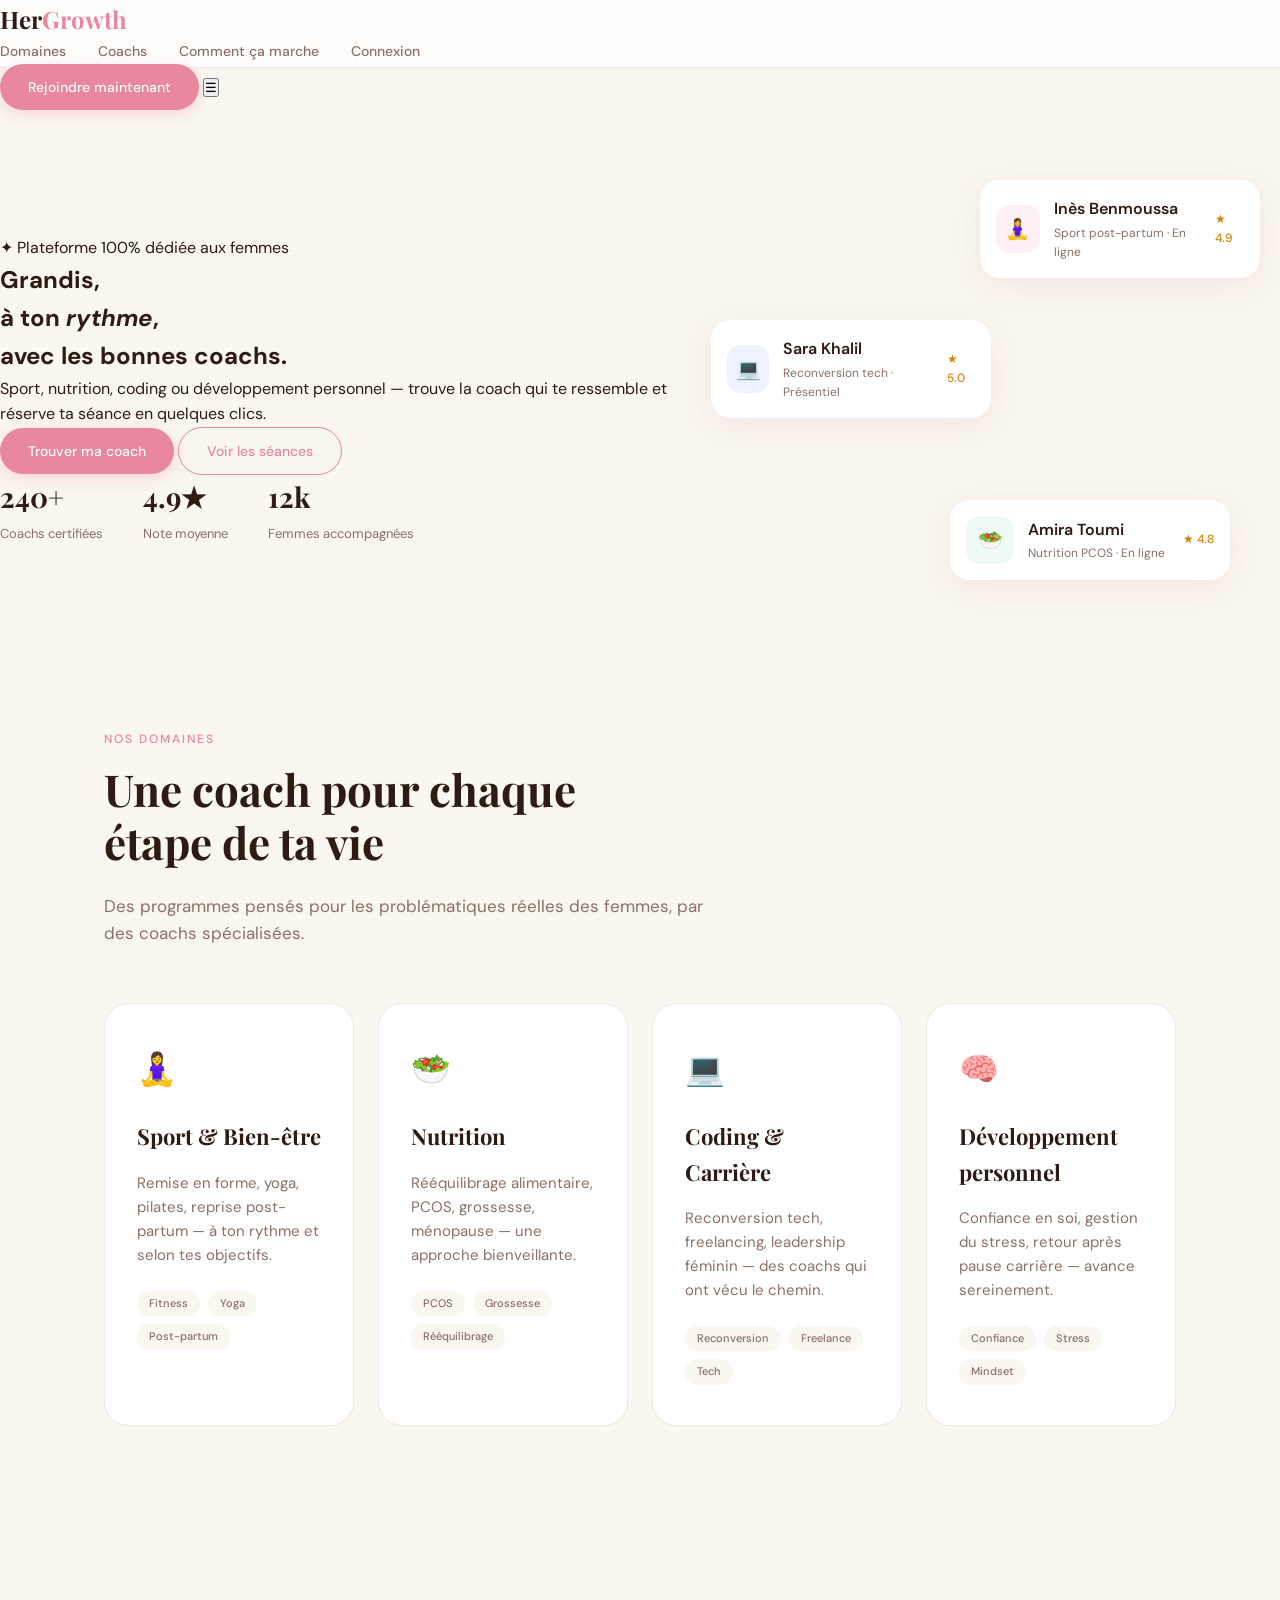
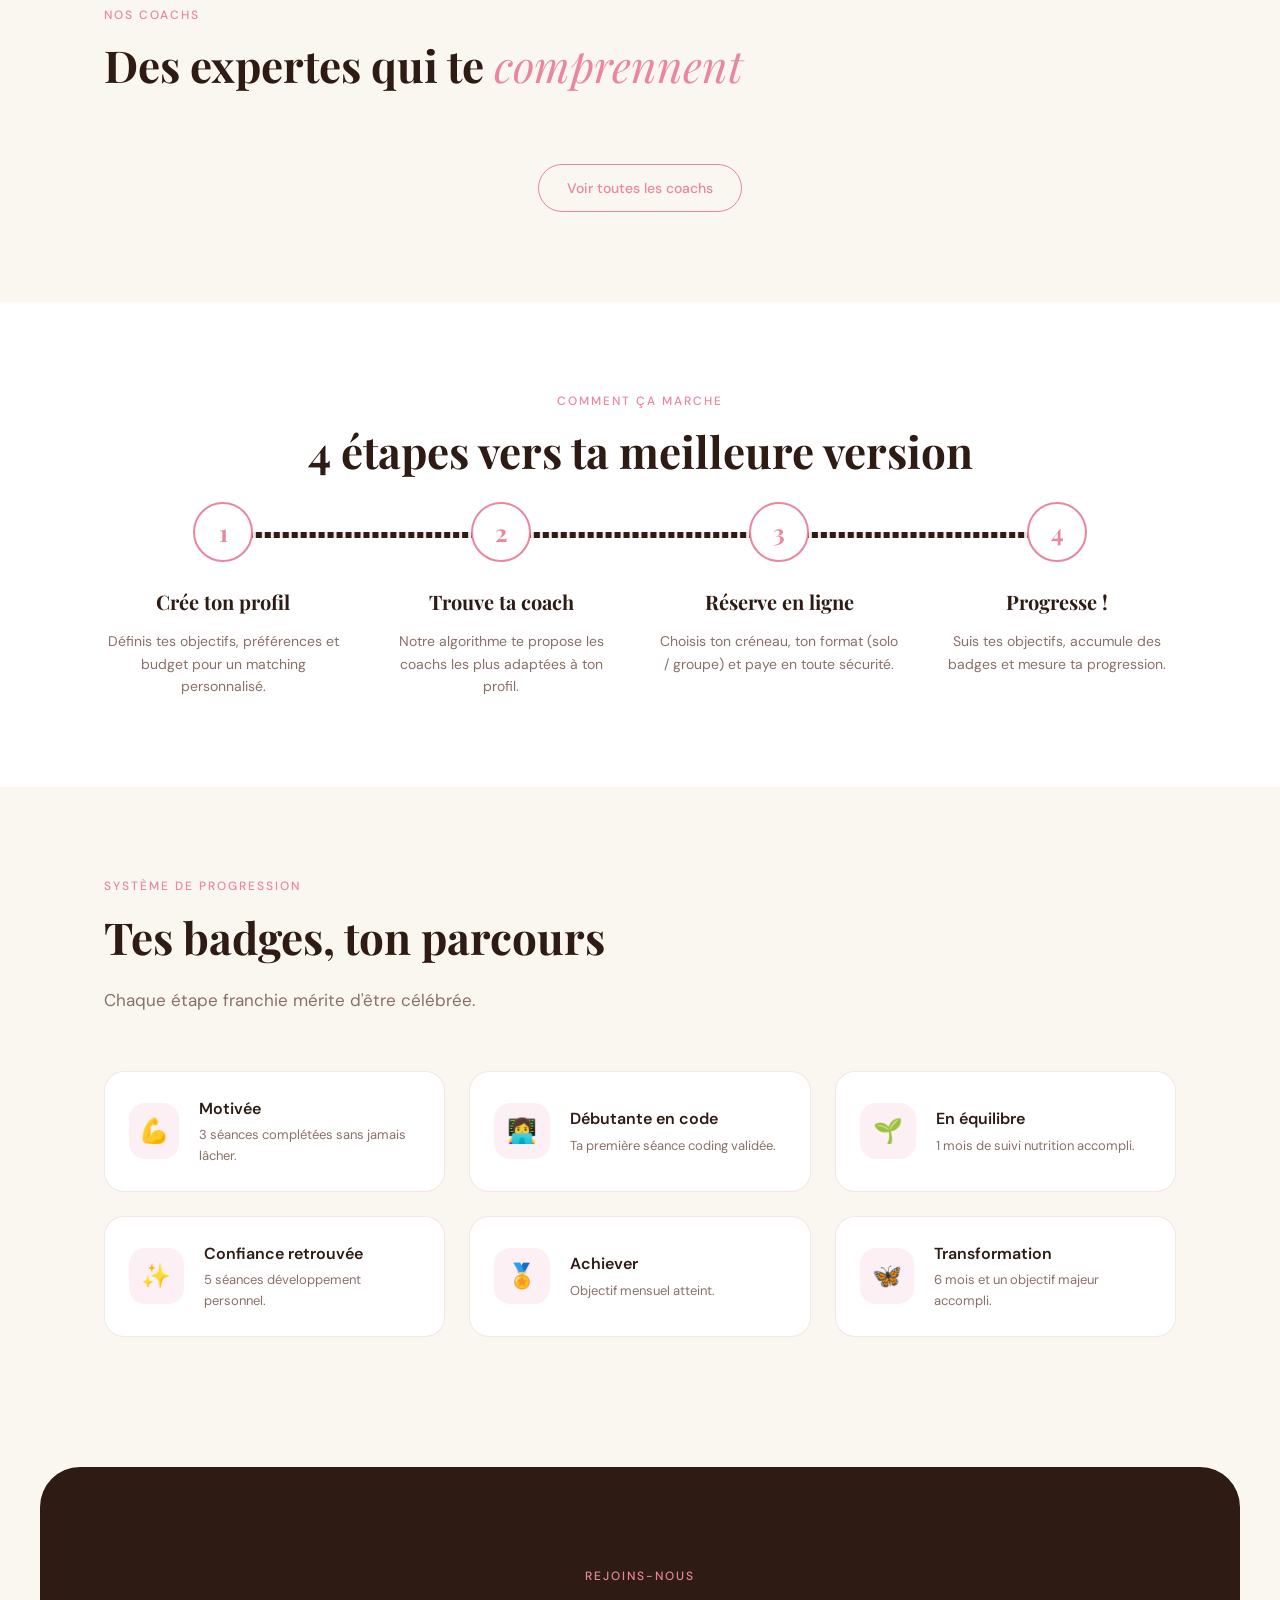
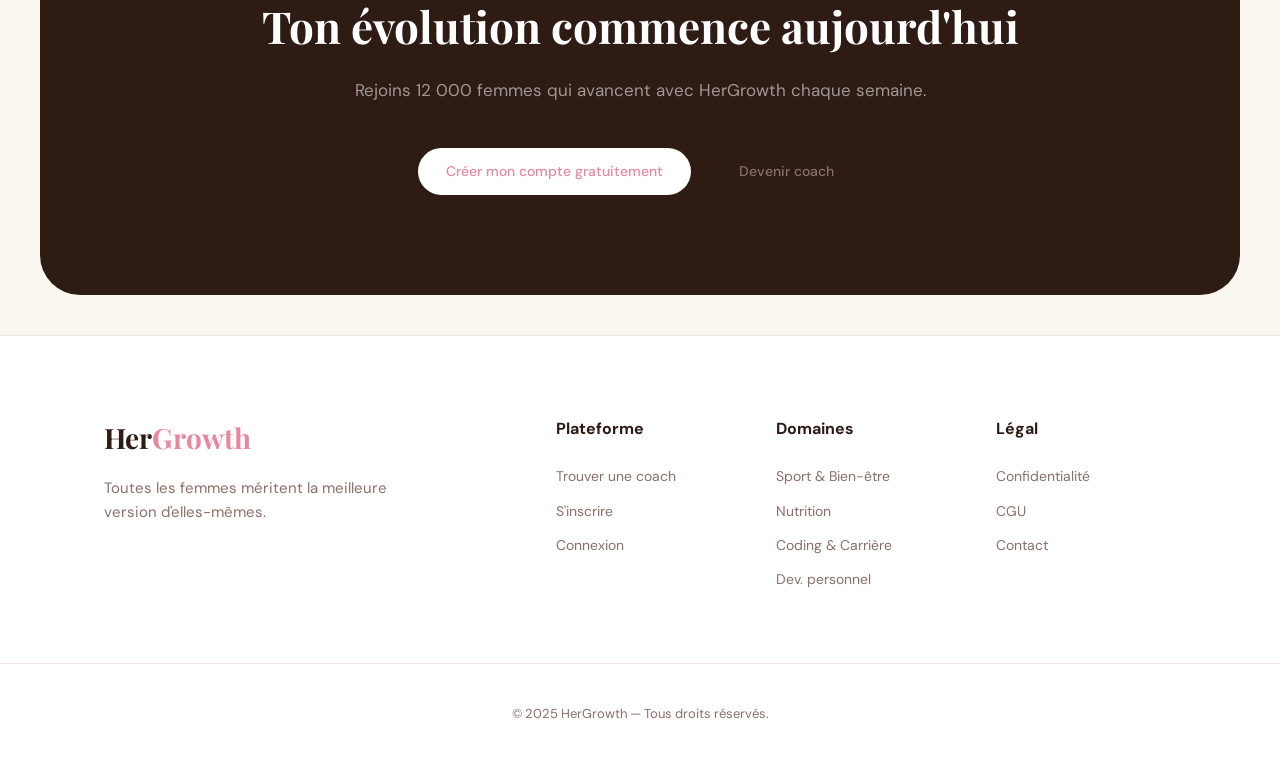
<file: index.html>
<!DOCTYPE html>
<html lang="fr">
<head>
  <meta charset="UTF-8" />
  <meta name="viewport" content="width=device-width, initial-scale=1.0" />
  <title>HerGrowth – Coaching 100% féminin</title>
  <link rel="stylesheet" href="css/style.css" />
  <link href="https://fonts.googleapis.com/css2?family=Playfair+Display:ital,wght@0,400;0,600;1,400&family=DM+Sans:wght@300;400;500&display=swap" rel="stylesheet" />
</head>
<body>

  <!-- ─── NAVBAR ─── -->
  <nav class="navbar" id="navbar">
    <a href="index.html" class="logo">Her<span>Growth</span></a>
    <ul class="nav-links">
      <li><a href="#domaines">Domaines</a></li>
      <li><a href="#coachs">Coachs</a></li>
      <li><a href="#comment">Comment ça marche</a></li>
      <li><a href="pages/login.html">Connexion</a></li>
    </ul>
    <a href="pages/register.html" class="btn btn-primary">Rejoindre maintenant</a>
    <button class="burger" id="burger" aria-label="Menu">&#9776;</button>
  </nav>

  <!-- ─── HERO ─── -->
  <section class="hero">
    <div class="hero-content">
      <div class="hero-badge">✦ Plateforme 100% dédiée aux femmes</div>
      <h1>Grandis,<br>à ton <em>rythme</em>,<br>avec les bonnes coachs.</h1>
      <p>Sport, nutrition, coding ou développement personnel — trouve la coach qui te ressemble et réserve ta séance en quelques clics.</p>
      <div class="hero-actions">
        <a href="pages/register.html" class="btn btn-primary">Trouver ma coach</a>
        <a href="pages/coachs.html" class="btn btn-outline">Voir les séances</a>
      </div>
      <div class="hero-stats">
        <div class="stat-item"><div class="stat-num">240+</div><div class="stat-label">Coachs certifiées</div></div>
        <div class="stat-item"><div class="stat-num">4.9★</div><div class="stat-label">Note moyenne</div></div>
        <div class="stat-item"><div class="stat-num">12k</div><div class="stat-label">Femmes accompagnées</div></div>
      </div>
    </div>
    <div class="hero-visual">
      <div class="coach-card"><div class="coach-avatar avatar-sport">🧘‍♀️</div><div class="coach-info"><div class="coach-name">Inès Benmoussa</div><div class="coach-domain">Sport post-partum · En ligne</div></div><div class="coach-rating">★ 4.9</div></div>
      <div class="coach-card"><div class="coach-avatar avatar-code">💻</div><div class="coach-info"><div class="coach-name">Sara Khalil</div><div class="coach-domain">Reconversion tech · Présentiel</div></div><div class="coach-rating">★ 5.0</div></div>
      <div class="coach-card"><div class="coach-avatar avatar-nutri">🥗</div><div class="coach-info"><div class="coach-name">Amira Toumi</div><div class="coach-domain">Nutrition PCOS · En ligne</div></div><div class="coach-rating">★ 4.8</div></div>
    </div>
  </section>

  <!-- ─── DOMAINES ─── -->
  <section class="domaines section-pad" id="domaines">
    <div class="container">
      <div class="section-label">Nos domaines</div>
      <h2 class="section-title">Une coach pour chaque<br>étape de ta vie</h2>
      <p class="section-sub">Des programmes pensés pour les problématiques réelles des femmes, par des coachs spécialisées.</p>
      <div class="domaines-grid">
        <div class="domaine-card">
          <div class="domaine-icon icon-sport">🧘‍♀️</div>
          <h3>Sport & Bien-être</h3>
          <p>Remise en forme, yoga, pilates, reprise post-partum — à ton rythme et selon tes objectifs.</p>
          <div class="tags"><span class="tag">Fitness</span><span class="tag">Yoga</span><span class="tag">Post-partum</span></div>
        </div>
        <div class="domaine-card">
          <div class="domaine-icon icon-nutri">🥗</div>
          <h3>Nutrition</h3>
          <p>Rééquilibrage alimentaire, PCOS, grossesse, ménopause — une approche bienveillante.</p>
          <div class="tags"><span class="tag">PCOS</span><span class="tag">Grossesse</span><span class="tag">Rééquilibrage</span></div>
        </div>
        <div class="domaine-card">
          <div class="domaine-icon icon-code">💻</div>
          <h3>Coding & Carrière</h3>
          <p>Reconversion tech, freelancing, leadership féminin — des coachs qui ont vécu le chemin.</p>
          <div class="tags"><span class="tag">Reconversion</span><span class="tag">Freelance</span><span class="tag">Tech</span></div>
        </div>
        <div class="domaine-card">
          <div class="domaine-icon icon-perso">🧠</div>
          <h3>Développement personnel</h3>
          <p>Confiance en soi, gestion du stress, retour après pause carrière — avance sereinement.</p>
          <div class="tags"><span class="tag">Confiance</span><span class="tag">Stress</span><span class="tag">Mindset</span></div>
        </div>
      </div>
    </div>
  </section>

  <!-- ─── COACHS ─── -->
  <section class="section-pad bg-beige" id="coachs">
    <div class="container">
      <div class="section-label">Nos coachs</div>
      <h2 class="section-title">Des expertes qui te <em>comprennent</em></h2>
      <div class="coachs-grid" id="coachs-grid">
        <!-- Cards injectées par JS -->
      </div>
      <div class="center-btn">
        <a href="pages/coachs.html" class="btn btn-outline">Voir toutes les coachs</a>
      </div>
    </div>
  </section>

  <!-- ─── COMMENT ÇA MARCHE ─── -->
  <section class="section-pad bg-white" id="comment">
    <div class="container">
      <div class="section-label text-center">Comment ça marche</div>
      <h2 class="section-title text-center">4 étapes vers ta meilleure version</h2>
      <div class="steps">
        <div class="step"><div class="step-num">1</div><h4>Crée ton profil</h4><p>Définis tes objectifs, préférences et budget pour un matching personnalisé.</p></div>
        <div class="step"><div class="step-num">2</div><h4>Trouve ta coach</h4><p>Notre algorithme te propose les coachs les plus adaptées à ton profil.</p></div>
        <div class="step"><div class="step-num">3</div><h4>Réserve en ligne</h4><p>Choisis ton créneau, ton format (solo / groupe) et paye en toute sécurité.</p></div>
        <div class="step"><div class="step-num">4</div><h4>Progresse !</h4><p>Suis tes objectifs, accumule des badges et mesure ta progression.</p></div>
      </div>
    </div>
  </section>

  <!-- ─── BADGES ─── -->
  <section class="section-pad bg-beige">
    <div class="container">
      <div class="section-label">Système de progression</div>
      <h2 class="section-title">Tes badges, ton parcours</h2>
      <p class="section-sub">Chaque étape franchie mérite d'être célébrée.</p>
      <div class="badges-grid">
        <div class="badge-card"><div class="badge-icon">💪</div><div><div class="badge-name">Motivée</div><div class="badge-desc">3 séances complétées sans jamais lâcher.</div></div></div>
        <div class="badge-card"><div class="badge-icon">👩‍💻</div><div><div class="badge-name">Débutante en code</div><div class="badge-desc">Ta première séance coding validée.</div></div></div>
        <div class="badge-card"><div class="badge-icon">🌱</div><div><div class="badge-name">En équilibre</div><div class="badge-desc">1 mois de suivi nutrition accompli.</div></div></div>
        <div class="badge-card"><div class="badge-icon">✨</div><div><div class="badge-name">Confiance retrouvée</div><div class="badge-desc">5 séances développement personnel.</div></div></div>
        <div class="badge-card"><div class="badge-icon">🏅</div><div><div class="badge-name">Achiever</div><div class="badge-desc">Objectif mensuel atteint.</div></div></div>
        <div class="badge-card"><div class="badge-icon">🦋</div><div><div class="badge-name">Transformation</div><div class="badge-desc">6 mois et un objectif majeur accompli.</div></div></div>
      </div>
    </div>
  </section>

  <!-- ─── CTA ─── -->
  <section class="cta-section">
    <div class="container text-center">
      <div class="section-label">Rejoins-nous</div>
      <h2 class="section-title" style="color:#fff">Ton évolution commence aujourd'hui</h2>
      <p class="section-sub" style="color:rgba(255,255,255,.55);margin:0 auto 44px">Rejoins 12 000 femmes qui avancent avec HerGrowth chaque semaine.</p>
      <div class="cta-actions">
        <a href="pages/register.html" class="btn btn-white">Créer mon compte gratuitement</a>
        <a href="pages/register.html?role=coach" class="btn btn-ghost">Devenir coach</a>
      </div>
    </div>
  </section>

  <!-- ─── FOOTER ─── -->
  <footer class="footer">
    <div class="footer-inner">
      <div class="footer-brand">
        <a href="index.html" class="logo">Her<span>Growth</span></a>
        <p>Toutes les femmes méritent la meilleure version d'elles-mêmes.</p>
      </div>
      <div class="footer-links">
        <div><h5>Plateforme</h5><a href="pages/coachs.html">Trouver une coach</a><a href="pages/register.html">S'inscrire</a><a href="pages/login.html">Connexion</a></div>
        <div><h5>Domaines</h5><a href="#">Sport & Bien-être</a><a href="#">Nutrition</a><a href="#">Coding & Carrière</a><a href="#">Dev. personnel</a></div>
        <div><h5>Légal</h5><a href="#">Confidentialité</a><a href="#">CGU</a><a href="#">Contact</a></div>
      </div>
    </div>
    <div class="footer-bottom">© 2025 HerGrowth — Tous droits réservés.</div>
  </footer>

  <script src="js/app.js"></script>
</body>
</html>
</file>
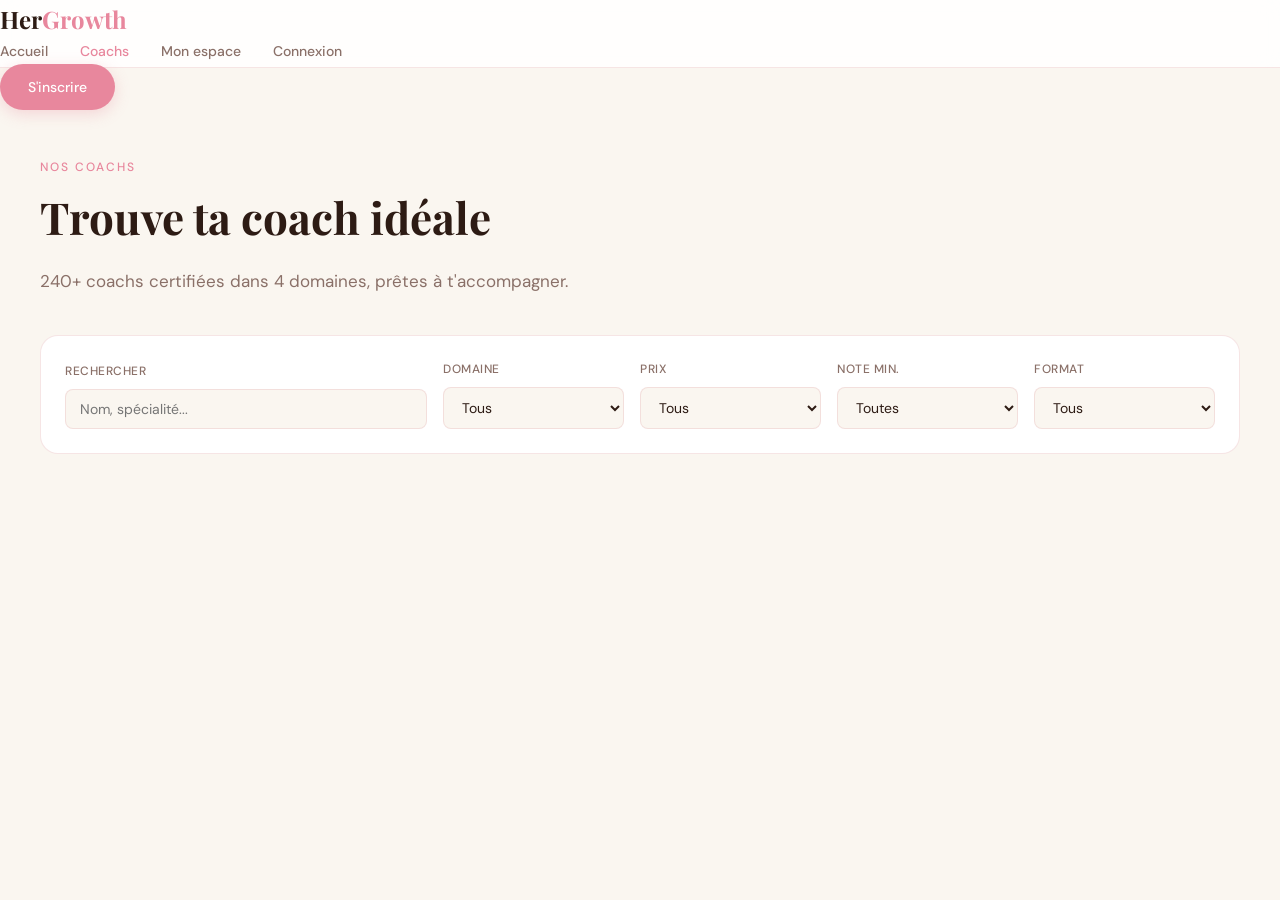
<file: pages/coachs.html>
<!DOCTYPE html>
<html lang="fr">
<head>
  <meta charset="UTF-8" />
  <meta name="viewport" content="width=device-width, initial-scale=1.0" />
  <title>Trouver une coach – HerGrowth</title>
  <link rel="stylesheet" href="../css/style.css" />
  <link href="https://fonts.googleapis.com/css2?family=Playfair+Display:ital,wght@0,400;0,600;1,400&family=DM+Sans:wght@300;400;500&display=swap" rel="stylesheet" />
</head>
<body>

  <nav class="navbar">
    <a href="../index.html" class="logo">Her<span>Growth</span></a>
    <ul class="nav-links">
      <li><a href="../index.html">Accueil</a></li>
      <li><a href="coachs.html" class="active">Coachs</a></li>
      <li><a href="dashboard.html">Mon espace</a></li>
      <li><a href="login.html">Connexion</a></li>
    </ul>
    <a href="register.html" class="btn btn-primary">S'inscrire</a>
  </nav>

  <div style="padding-top:68px;min-height:100vh;background:var(--beige)">
    <div class="container section-pad">

      <div class="section-label">Nos coachs</div>
      <h1 class="section-title">Trouve ta coach idéale</h1>
      <p class="section-sub" style="margin-bottom:40px">240+ coachs certifiées dans 4 domaines, prêtes à t'accompagner.</p>

      <!-- Filtres -->
      <div class="filters-bar">
        <div class="filter-group" style="flex:2">
          <label>Rechercher</label>
          <input type="text" id="f-search" placeholder="Nom, spécialité..." />
        </div>
        <div class="filter-group">
          <label>Domaine</label>
          <select id="f-domaine">
            <option value="">Tous</option>
            <option value="Sport">Sport & Bien-être</option>
            <option value="Nutrition">Nutrition</option>
            <option value="Coding">Coding & Carrière</option>
            <option value="Perso">Développement perso</option>
          </select>
        </div>
        <div class="filter-group">
          <label>Prix</label>
          <select id="f-prix">
            <option value="">Tous</option>
            <option value="low">Moins de 45€/h</option>
            <option value="mid">45€ – 60€/h</option>
            <option value="high">Plus de 60€/h</option>
          </select>
        </div>
        <div class="filter-group">
          <label>Note min.</label>
          <select id="f-note">
            <option value="">Toutes</option>
            <option value="4.5">4.5★ et +</option>
            <option value="4.8">4.8★ et +</option>
            <option value="5">5.0★</option>
          </select>
        </div>
        <div class="filter-group">
          <label>Format</label>
          <select id="f-mode">
            <option value="">Tous</option>
            <option value="online">En ligne</option>
            <option value="presential">Présentiel</option>
          </select>
        </div>
      </div>

      <!-- Grille coachs -->
      <div class="coachs-grid" id="all-coachs-grid">
        <!-- Rempli par JS -->
      </div>
    </div>
  </div>

  <!-- Modal réservation -->
  <div class="modal-overlay" id="booking-modal">
    <div class="modal" style="position:relative">
      <button class="modal-close" onclick="closeBooking()">✕</button>
      <h3>Réserver une séance</h3>

      <div style="display:flex;align-items:center;gap:14px;padding:16px;background:var(--beige);border-radius:14px;margin-bottom:24px">
        <div class="coach-avatar avatar-sport" style="width:48px;height:48px;font-size:20px">🧘‍♀️</div>
        <div>
          <div id="modal-coach-name" style="font-weight:500;font-size:16px">Coach</div>
          <div id="modal-coach-role" style="font-size:13px;color:var(--text-muted)">Spécialité</div>
        </div>
        <div id="modal-coach-price" style="margin-left:auto;font-weight:500">–</div>
      </div>

      <div class="form-group">
        <label>Type de séance</label>
        <select id="seance-type">
          <option>Individuelle</option>
          <option>Groupe (tarif réduit)</option>
        </select>
      </div>

      <div class="section-label" style="margin-top:20px">Choisir une date</div>
      <div class="calendar-grid" id="cal-grid"></div>

      <div class="section-label" style="margin-top:16px">Créneau horaire</div>
      <div class="time-slots">
        <div class="time-slot" onclick="selectTime('09:00',this)">09:00</div>
        <div class="time-slot" onclick="selectTime('10:00',this)">10:00</div>
        <div class="time-slot" onclick="selectTime('11:00',this)">11:00</div>
        <div class="time-slot" onclick="selectTime('14:00',this)">14:00</div>
        <div class="time-slot" onclick="selectTime('15:00',this)">15:00</div>
        <div class="time-slot" onclick="selectTime('16:00',this)">16:00</div>
        <div class="time-slot" onclick="selectTime('17:00',this)">17:00</div>
        <div class="time-slot" onclick="selectTime('18:00',this)">18:00</div>
      </div>

      <div class="form-group" style="margin-top:20px">
        <label>Message pour la coach (optionnel)</label>
        <textarea placeholder="Décris tes objectifs ou tes questions..."></textarea>
      </div>

      <button class="btn btn-primary" style="width:100%;padding:15px;margin-top:8px" onclick="confirmBooking()">
        Confirmer la réservation
      </button>
    </div>
  </div>

  <script src="../js/app.js"></script>
</body>
</html>
</file>
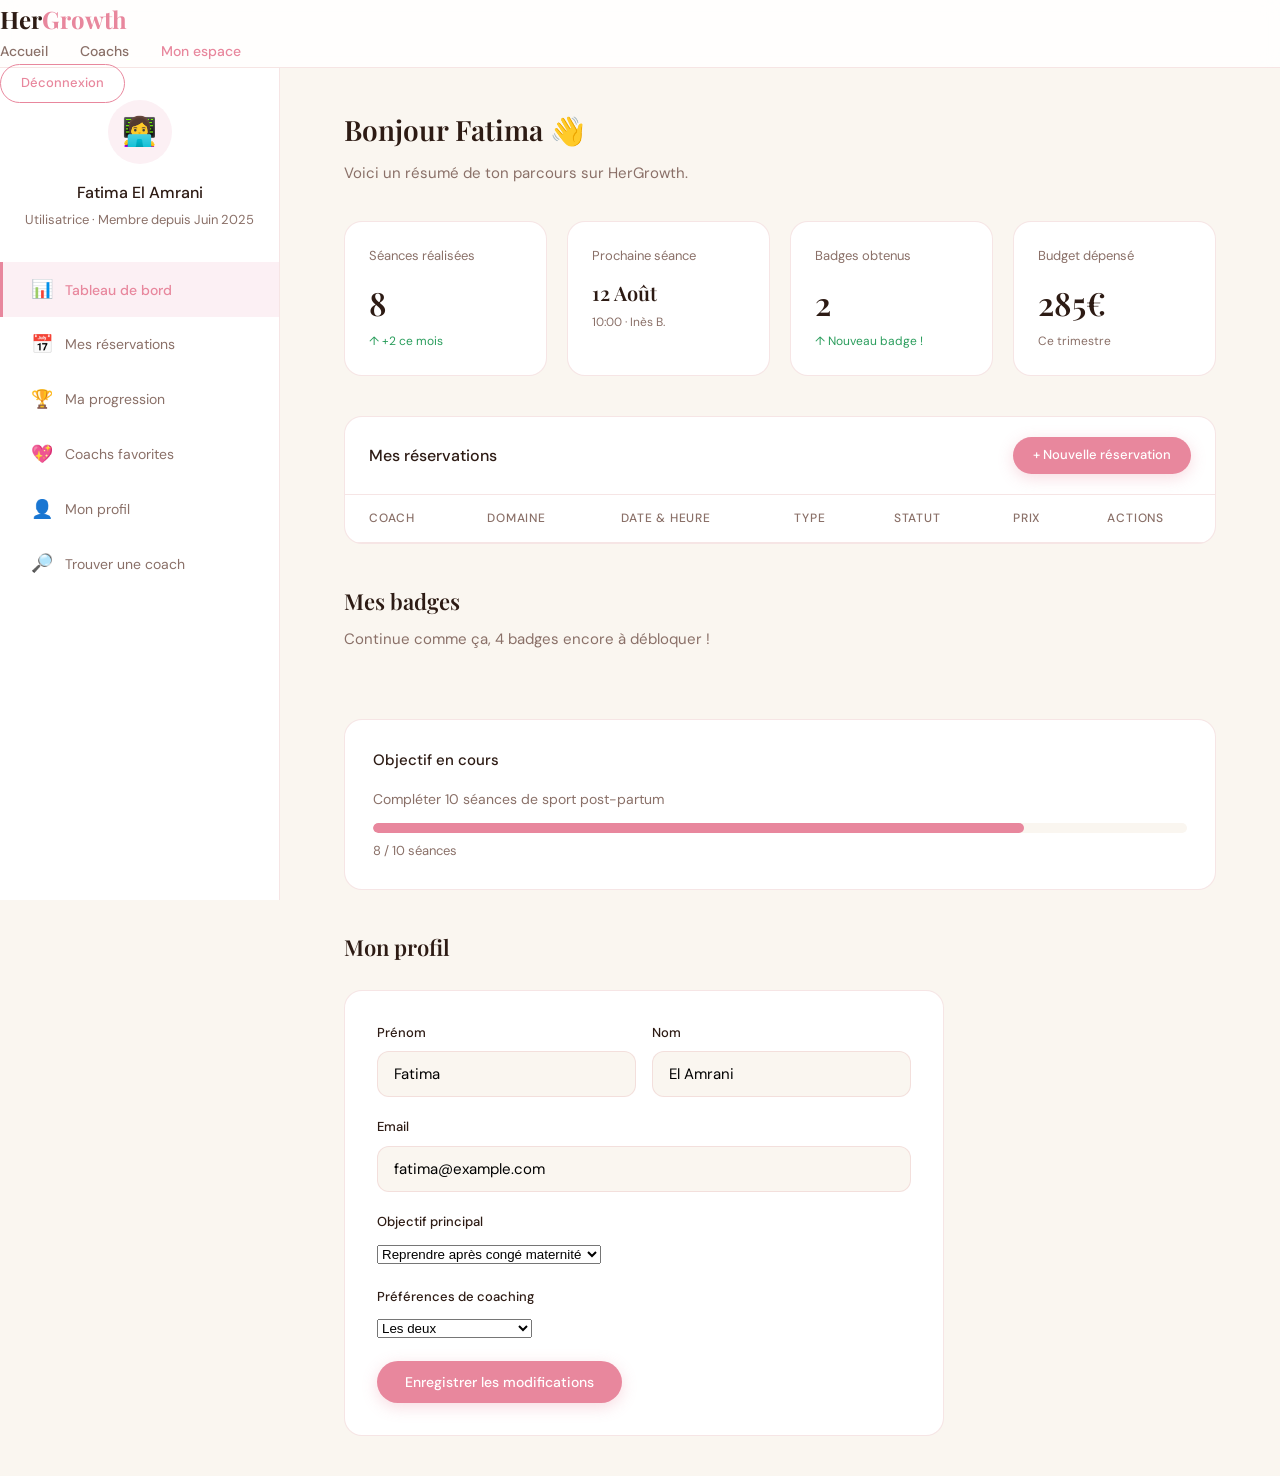
<file: pages/dashboard.html>
<!DOCTYPE html>
<html lang="fr">
<head>
  <meta charset="UTF-8" />
  <meta name="viewport" content="width=device-width, initial-scale=1.0" />
  <title>Mon espace – HerGrowth</title>
  <link rel="stylesheet" href="../css/style.css" />
  <link href="https://fonts.googleapis.com/css2?family=Playfair+Display:ital,wght@0,400;0,600;1,400&family=DM+Sans:wght@300;400;500&display=swap" rel="stylesheet" />
</head>
<body>

  <nav class="navbar">
    <a href="../index.html" class="logo">Her<span>Growth</span></a>
    <ul class="nav-links">
      <li><a href="../index.html">Accueil</a></li>
      <li><a href="coachs.html">Coachs</a></li>
      <li><a href="dashboard.html" class="active">Mon espace</a></li>
    </ul>
    <a href="login.html" class="btn btn-outline btn-sm">Déconnexion</a>
  </nav>

  <div class="dashboard-layout">

    <!-- Sidebar -->
    <aside class="sidebar">
      <div class="sidebar-avatar">👩‍💻</div>
      <div class="sidebar-name">Fatima El Amrani</div>
      <div class="sidebar-role">Utilisatrice · Membre depuis Juin 2025</div>
      <nav class="sidebar-nav">
        <a href="#tableau" class="active"><span class="icon">📊</span> Tableau de bord</a>
        <a href="#reservations"><span class="icon">📅</span> Mes réservations</a>
        <a href="#progression"><span class="icon">🏆</span> Ma progression</a>
        <a href="#coachs-fav"><span class="icon">💖</span> Coachs favorites</a>
        <a href="#profil"><span class="icon">👤</span> Mon profil</a>
        <a href="coachs.html"><span class="icon">🔎</span> Trouver une coach</a>
      </nav>
    </aside>

    <!-- Contenu principal -->
    <main class="main-content">

      <!-- Tableau de bord -->
      <section id="tableau">
        <div class="page-title">Bonjour Fatima 👋</div>
        <div class="page-sub">Voici un résumé de ton parcours sur HerGrowth.</div>

        <div class="metrics">
          <div class="metric-card">
            <div class="metric-label">Séances réalisées</div>
            <div class="metric-value">8</div>
            <div class="metric-delta up">↑ +2 ce mois</div>
          </div>
          <div class="metric-card">
            <div class="metric-label">Prochaine séance</div>
            <div class="metric-value" style="font-size:20px">12 Août</div>
            <div class="metric-delta" style="color:var(--text-muted)">10:00 · Inès B.</div>
          </div>
          <div class="metric-card">
            <div class="metric-label">Badges obtenus</div>
            <div class="metric-value">2</div>
            <div class="metric-delta up">↑ Nouveau badge !</div>
          </div>
          <div class="metric-card">
            <div class="metric-label">Budget dépensé</div>
            <div class="metric-value">285€</div>
            <div class="metric-delta" style="color:var(--text-muted)">Ce trimestre</div>
          </div>
        </div>
      </section>

      <!-- Réservations -->
      <section id="reservations" style="margin-top:40px">
        <div class="table-card">
          <div class="table-header">
            <h3>Mes réservations</h3>
            <a href="coachs.html" class="btn btn-primary btn-sm">+ Nouvelle réservation</a>
          </div>
          <div style="overflow-x:auto">
            <table class="data-table">
              <thead>
                <tr>
                  <th>Coach</th>
                  <th>Domaine</th>
                  <th>Date & heure</th>
                  <th>Type</th>
                  <th>Statut</th>
                  <th>Prix</th>
                  <th>Actions</th>
                </tr>
              </thead>
              <tbody id="resa-tbody">
                <!-- Rempli par JS -->
              </tbody>
            </table>
          </div>
        </div>
      </section>

      <!-- Progression / Badges -->
      <section id="progression" style="margin-top:40px">
        <div class="page-title" style="font-size:22px;margin-bottom:8px">Mes badges</div>
        <p class="page-sub">Continue comme ça, 4 badges encore à débloquer !</p>

        <div style="display:grid;grid-template-columns:repeat(3,1fr);gap:16px;margin-top:24px" id="badge-list">
          <!-- Rempli par JS -->
        </div>

        <div style="margin-top:32px;background:var(--white);border-radius:18px;border:1px solid var(--border);padding:28px">
          <div style="font-size:15px;font-weight:500;margin-bottom:16px">Objectif en cours</div>
          <div style="color:var(--text-muted);font-size:14px;margin-bottom:12px">Compléter 10 séances de sport post-partum</div>
          <div style="background:var(--beige);border-radius:50px;height:10px;overflow:hidden">
            <div style="width:80%;height:100%;background:var(--rose-deep);border-radius:50px;transition:width .6s"></div>
          </div>
          <div style="font-size:13px;color:var(--text-muted);margin-top:8px">8 / 10 séances</div>
        </div>
      </section>

      <!-- Profil -->
      <section id="profil" style="margin-top:40px">
        <div class="page-title" style="font-size:22px;margin-bottom:24px">Mon profil</div>
        <div style="background:var(--white);border-radius:18px;border:1px solid var(--border);padding:32px;max-width:600px">
          <div class="form-row">
            <div class="form-group">
              <label>Prénom</label>
              <input type="text" value="Fatima" />
            </div>
            <div class="form-group">
              <label>Nom</label>
              <input type="text" value="El Amrani" />
            </div>
          </div>
          <div class="form-group">
            <label>Email</label>
            <input type="email" value="fatima@example.com" />
          </div>
          <div class="form-group">
            <label>Objectif principal</label>
            <select>
              <option selected>Reprendre après congé maternité</option>
              <option>Perdre du poids / remise en forme</option>
              <option>Apprendre à coder</option>
            </select>
          </div>
          <div class="form-group">
            <label>Préférences de coaching</label>
            <select>
              <option>En ligne uniquement</option>
              <option>Présentiel uniquement</option>
              <option selected>Les deux</option>
            </select>
          </div>
          <button class="btn btn-primary" onclick="showToast('Profil mis à jour ✓')">Enregistrer les modifications</button>
        </div>
      </section>

    </main>
  </div>

  <script src="../js/app.js"></script>
</body>
</html>
</file>
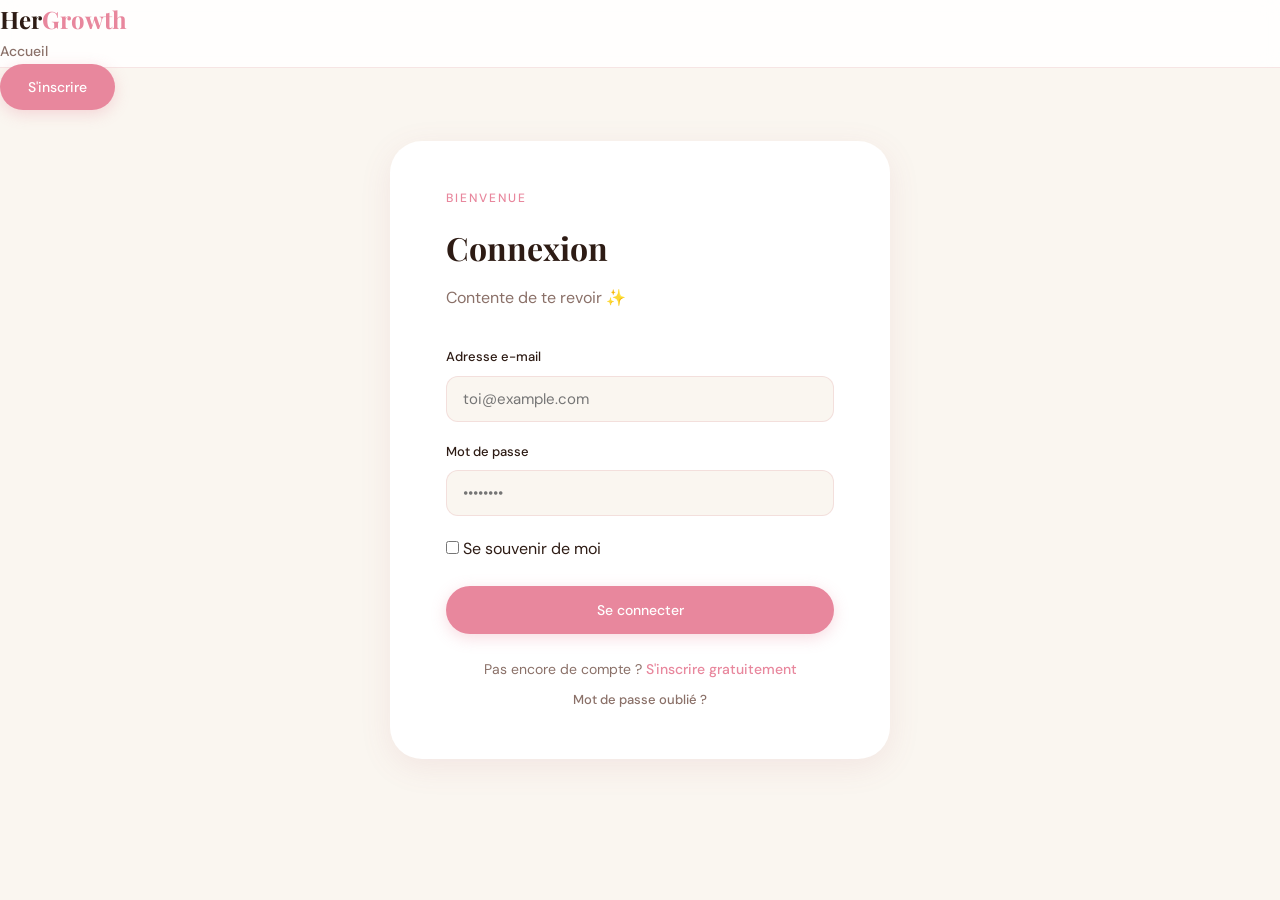
<file: pages/login.html>
<!DOCTYPE html>
<html lang="fr">
<head>
  <meta charset="UTF-8" />
  <meta name="viewport" content="width=device-width, initial-scale=1.0" />
  <title>Connexion – HerGrowth</title>
  <link rel="stylesheet" href="../css/style.css" />
  <link href="https://fonts.googleapis.com/css2?family=Playfair+Display:ital,wght@0,400;0,600;1,400&family=DM+Sans:wght@300;400;500&display=swap" rel="stylesheet" />
</head>
<body>

  <nav class="navbar">
    <a href="../index.html" class="logo">Her<span>Growth</span></a>
    <ul class="nav-links"><li><a href="../index.html">Accueil</a></li></ul>
    <a href="register.html" class="btn btn-primary">S'inscrire</a>
  </nav>

  <div class="auth-page">
    <div class="auth-card">
      <div class="section-label">Bienvenue</div>
      <h2>Connexion</h2>
      <p class="sub">Contente de te revoir ✨</p>

      <div id="login-error" class="alert alert-error" style="display:none">Email ou mot de passe incorrect.</div>

      <form id="login-form" action="../php/login.php" method="POST">
        <div class="form-group">
          <label for="email">Adresse e-mail</label>
          <input type="email" id="email" name="email" placeholder="toi@example.com" required />
        </div>
        <div class="form-group">
          <label for="password">Mot de passe</label>
          <input type="password" id="password" name="password" placeholder="••••••••" required />
        </div>
        <div class="form-check" style="margin-bottom:24px">
          <input type="checkbox" id="remember" name="remember" />
          <label for="remember">Se souvenir de moi</label>
        </div>
        <button type="submit" class="btn btn-primary" style="width:100%;padding:15px">Se connecter</button>
      </form>

      <div class="form-link">
        Pas encore de compte ? <a href="register.html">S'inscrire gratuitement</a>
      </div>
      <div class="form-link" style="margin-top:8px">
        <a href="#" style="color:var(--text-muted);font-size:13px">Mot de passe oublié ?</a>
      </div>
    </div>
  </div>

  <script src="../js/app.js"></script>
</body>
</html>
</file>
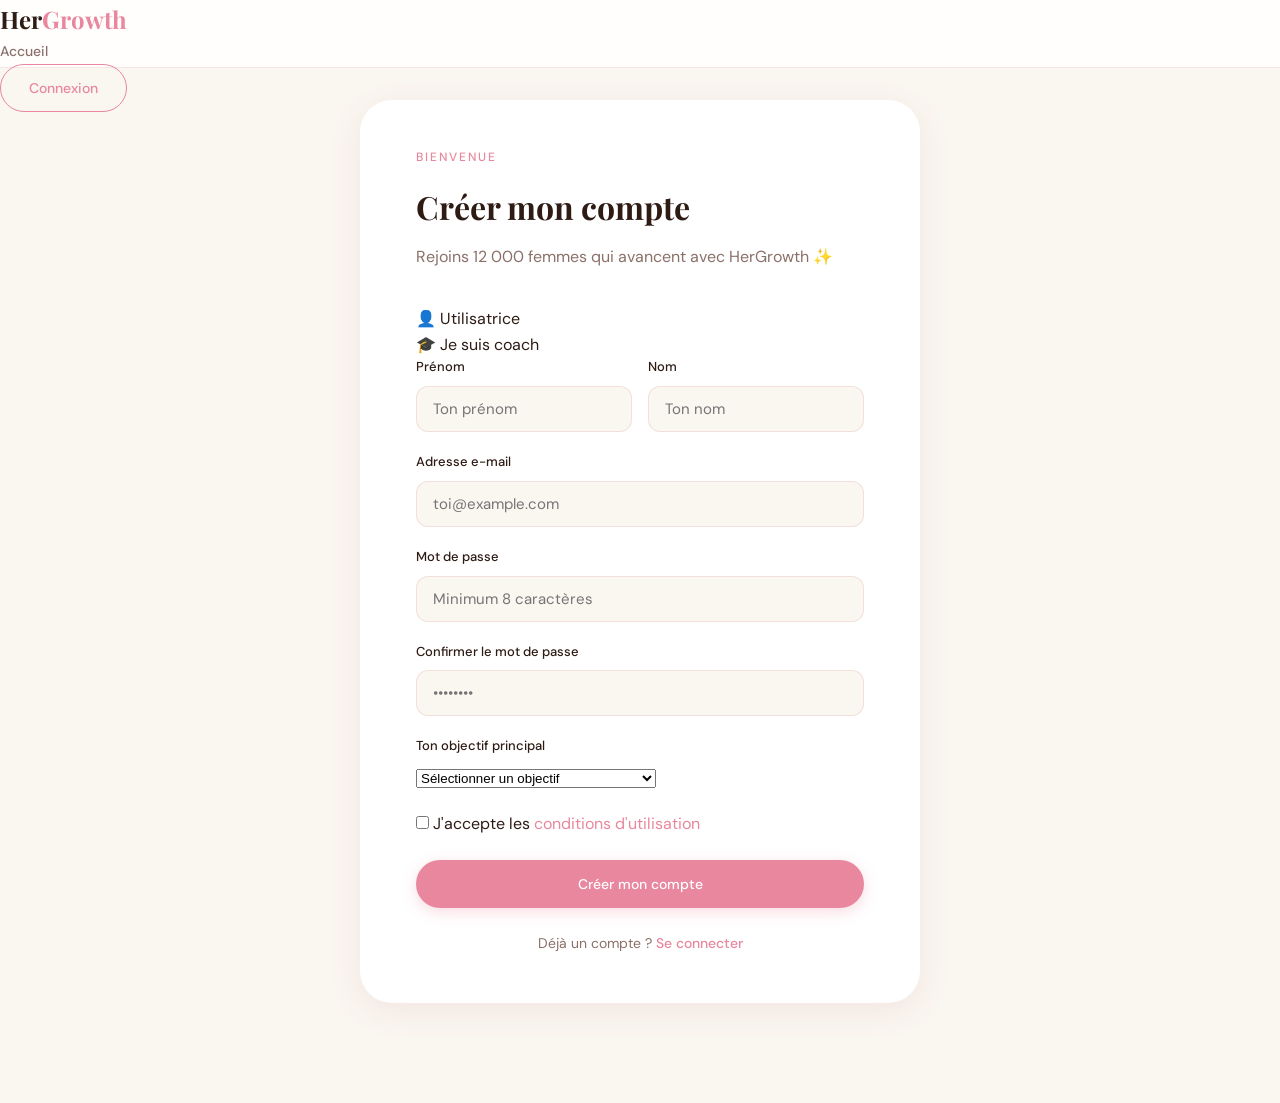
<file: pages/register.html>
<!DOCTYPE html>
<html lang="fr">
<head>
  <meta charset="UTF-8" />
  <meta name="viewport" content="width=device-width, initial-scale=1.0" />
  <title>Inscription – HerGrowth</title>
  <link rel="stylesheet" href="../css/style.css" />
  <link href="https://fonts.googleapis.com/css2?family=Playfair+Display:ital,wght@0,400;0,600;1,400&family=DM+Sans:wght@300;400;500&display=swap" rel="stylesheet" />
</head>
<body>

  <nav class="navbar">
    <a href="../index.html" class="logo">Her<span>Growth</span></a>
    <ul class="nav-links"><li><a href="../index.html">Accueil</a></li></ul>
    <a href="login.html" class="btn btn-outline">Connexion</a>
  </nav>

  <div class="auth-page">
    <div class="auth-card" style="max-width:560px">
      <div class="section-label">Bienvenue</div>
      <h2>Créer mon compte</h2>
      <p class="sub">Rejoins 12 000 femmes qui avancent avec HerGrowth ✨</p>

      <div class="role-tabs" id="role-tabs">
        <div class="role-tab active" data-role="user">👤 Utilisatrice</div>
        <div class="role-tab" data-role="coach">🎓 Je suis coach</div>
      </div>

      <form id="register-form" action="../php/register.php" method="POST">
        <input type="hidden" name="role" id="role-input" value="user" />

        <div class="form-row">
          <div class="form-group">
            <label for="prenom">Prénom</label>
            <input type="text" id="prenom" name="prenom" placeholder="Ton prénom" required />
          </div>
          <div class="form-group">
            <label for="nom">Nom</label>
            <input type="text" id="nom" name="nom" placeholder="Ton nom" required />
          </div>
        </div>

        <div class="form-group">
          <label for="email">Adresse e-mail</label>
          <input type="email" id="email" name="email" placeholder="toi@example.com" required />
        </div>

        <div class="form-group">
          <label for="password">Mot de passe</label>
          <input type="password" id="password" name="password" placeholder="Minimum 8 caractères" required minlength="8" />
        </div>

        <div class="form-group">
          <label for="password2">Confirmer le mot de passe</label>
          <input type="password" id="password2" name="password2" placeholder="••••••••" required />
        </div>

        <!-- Champs coach uniquement -->
        <div id="coach-fields" style="display:none">
          <div class="form-group">
            <label for="specialite">Domaine de coaching</label>
            <select id="specialite" name="specialite">
              <option value="">Sélectionner un domaine</option>
              <option>Sport & Bien-être</option>
              <option>Nutrition</option>
              <option>Coding & Carrière</option>
              <option>Développement personnel</option>
            </select>
          </div>
          <div class="form-group">
            <label for="bio">Présentation courte</label>
            <textarea id="bio" name="bio" placeholder="Décris ton parcours et ta spécialité..."></textarea>
          </div>
          <div class="form-group">
            <label for="prix">Tarif horaire (€)</label>
            <input type="number" id="prix" name="prix" placeholder="ex : 50" min="10" max="300" />
          </div>
        </div>

        <div class="form-group">
          <label for="objectif">Ton objectif principal</label>
          <select id="objectif" name="objectif">
            <option value="">Sélectionner un objectif</option>
            <option>Perdre du poids / remise en forme</option>
            <option>Apprendre à coder / reconversion</option>
            <option>Mieux manger / rééquilibrage</option>
            <option>Gagner en confiance</option>
            <option>Gérer mon stress</option>
            <option>Reprendre après un congé maternité</option>
          </select>
        </div>

        <div class="form-check" style="margin-bottom:24px">
          <input type="checkbox" id="cgu" name="cgu" required />
          <label for="cgu">J'accepte les <a href="#" style="color:var(--rose-deep)">conditions d'utilisation</a></label>
        </div>

        <button type="submit" class="btn btn-primary" style="width:100%;padding:15px">Créer mon compte</button>
      </form>

      <div class="form-link">
        Déjà un compte ? <a href="login.html">Se connecter</a>
      </div>
    </div>
  </div>

  <script src="../js/app.js"></script>
  <script>
    // Toggle coach fields
    document.querySelectorAll(".role-tab").forEach(tab => {
      tab.addEventListener("click", () => {
        document.querySelectorAll(".role-tab").forEach(t => t.classList.remove("active"));
        tab.classList.add("active");
        const role = tab.dataset.role;
        document.getElementById("role-input").value = role;
        document.getElementById("coach-fields").style.display = role === "coach" ? "block" : "none";
      });
    });
  </script>
</body>
</html>
</file>
<file: css/style.css>
/* ===========================================
   HerGrowth — Feuille de style principale
   =========================================== */

/* Variables */
:root {
  --rose:        #F4B8C8;
  --rose-deep:   #E8879D;
  --rose-light:  #FCF0F4;
  --beige:       #FAF6F0;
  --beige-deep:  #F0E8DC;
  --brown:       #7C5C48;
  --text:        #2D1B14;
  --text-muted:  #8A7068;
  --white:       #FFFFFF;
  --border:      rgba(228,180,180,0.35);
  --shadow:      0 8px 32px rgba(180,90,110,.10);
  --radius-sm:   8px;
  --radius-md:   16px;
  --radius-lg:   24px;
}

/* Reset */
*, *::before, *::after { box-sizing: border-box; margin: 0; padding: 0; }
html { scroll-behavior: smooth; }
body {
  font-family: 'DM Sans', sans-serif;
  background: var(--beige);
  color: var(--text);
  overflow-x: hidden;
  line-height: 1.6;
}
img { max-width: 100%; display: block; }
a { text-decoration: none; color: inherit; }

/* Container */
.container { max-width: 1200px; margin: 0 auto; padding: 0 5%; }
.section-pad { padding: 90px 0; }
.bg-white  { background: var(--white); }
.bg-beige  { background: var(--beige); }
.text-center { text-align: center; }
.center-btn { text-align: center; margin-top: 48px; }

/* Typography */
.section-label {
  font-size: 12px; font-weight: 500; letter-spacing: 2px;
  color: var(--rose-deep); text-transform: uppercase;
  margin-bottom: 14px; display: block;
}
.section-title {
  font-family: 'Playfair Display', serif;
  font-size: 44px; font-weight: 700; line-height: 1.2;
  margin-bottom: 24px;
}
.section-title em { font-style: italic; font-weight: 400; color: var(--rose-deep); }
.section-sub {
  font-size: 17px; color: var(--text-muted);
  max-width: 600px; margin-bottom: 56px;
}

/* Navbar */
.navbar {
  height: 68px; background: rgba(255,255,255,0.85);
  backdrop-filter: blur(12px); border-bottom: 1px solid var(--border);
  position: fixed; top: 0; left: 0; right: 0; z-index: 1000;
}
.nav-inner { display: flex; align-items: center; justify-content: space-between; height: 100%; }
.logo { font-family: 'Playfair Display', serif; font-size: 24px; font-weight: 700; color: var(--text); }
.logo span { color: var(--rose-deep); }
.nav-links { display: flex; gap: 32px; list-style: none; }
.nav-links a { font-size: 14px; font-weight: 500; color: var(--text-muted); transition: color .2s; }
.nav-links a:hover, .nav-links a.active { color: var(--rose-deep); }
.nav-actions { display: flex; align-items: center; gap: 16px; }

/* Buttons */
.btn {
  display: inline-flex; align-items: center; justify-content: center;
  padding: 12px 28px; border-radius: 50px; font-size: 14px; font-weight: 500;
  cursor: pointer; transition: all .2s; border: none; font-family: 'DM Sans', sans-serif;
}
.btn-sm { padding: 8px 20px; font-size: 13px; }
.btn-primary { background: var(--rose-deep); color: var(--white); box-shadow: 0 4px 15px rgba(232,135,157,0.3); }
.btn-primary:hover { transform: translateY(-2px); box-shadow: 0 6px 20px rgba(232,135,157,0.4); }
.btn-outline { background: transparent; border: 1.5px solid var(--rose-deep); color: var(--rose-deep); }
.btn-outline:hover { background: var(--rose-deep); color: var(--white); }
.btn-ghost { color: var(--text-muted); }
.btn-ghost:hover { color: var(--rose-deep); }
.btn-white { background: var(--white); color: var(--rose-deep); }

/* Hero */
.hero { display: grid; grid-template-columns: 1.1fr 0.9fr; gap: 60px; align-items: center; padding-top: 140px; }
.hero-title { font-family: 'Playfair Display', serif; font-size: 64px; line-height: 1.1; margin-bottom: 24px; }
.hero-title em { font-style: italic; font-weight: 400; color: var(--rose-deep); }
.hero-sub { font-size: 18px; color: var(--text-muted); margin-bottom: 40px; line-height: 1.6; }
.hero-btns { display: flex; gap: 16px; margin-bottom: 56px; }
.hero-stats { display: flex; gap: 40px; }
.stat-item .stat-num { font-family: 'Playfair Display', serif; font-size: 28px; font-weight: 700; color: var(--text); }
.stat-item .stat-label { font-size: 13px; color: var(--text-muted); margin-top: 4px; }

/* Visual Coach Cards */
.hero-visual { position: relative; height: 500px; }
.coach-card {
  position: absolute; background: var(--white); padding: 16px; border-radius: 20px;
  box-shadow: var(--shadow); display: flex; align-items: center; gap: 14px;
  width: 280px; transition: all .3s;
}
.coach-card:nth-child(1) { top: 40px; right: 20px; z-index: 3; }
.coach-card:nth-child(2) { top: 180px; left: -20px; z-index: 2; }
.coach-card:nth-child(3) { bottom: 60px; right: 50px; z-index: 1; }
.coach-card:hover { transform: scale(1.05); z-index: 10; }
.coach-avatar { width: 48px; height: 48px; border-radius: 14px; display: flex; align-items: center; justify-content: center; font-size: 20px; }
.avatar-sport { background: #FCF0F4; }
.avatar-code  { background: #EEF2FF; }
.avatar-nutri { background: #EEFAF3; }
.coach-name { font-size: 15px; font-weight: 600; }
.coach-domain { font-size: 12px; color: var(--text-muted); }
.coach-rating { font-size: 12px; font-weight: 500; margin-left: auto; color: #D4860A; }

/* Domaines Grid */
.domaines-grid { display: grid; grid-template-columns: repeat(4, 1fr); gap: 24px; }
.domaine-card {
  background: var(--white); padding: 40px 32px; border-radius: 24px;
  border: 1px solid var(--border); transition: all .3s;
}
.domaine-card:hover { transform: translateY(-10px); border-color: var(--rose); box-shadow: var(--shadow); }
.domaine-icon { font-size: 32px; margin-bottom: 24px; }
.domaine-card h3 { font-family: 'Playfair Display', serif; font-size: 22px; margin-bottom: 16px; }
.domaine-card p { font-size: 15px; color: var(--text-muted); margin-bottom: 24px; }
.tags { display: flex; gap: 8px; flex-wrap: wrap; }
.tag { font-size: 11px; font-weight: 500; background: var(--beige); padding: 4px 12px; border-radius: 20px; color: var(--text-muted); }

.coachs-grid { 
  display: grid; 
  grid-template-columns: repeat(auto-fill, minmax(260px, 1fr)); 
  gap: 24px; 
}

/* Coach Cards */
.coach-profile-card {
  background: var(--white); border-radius: 20px; border: 1px solid var(--border);
  overflow: hidden; transition: all .4s cubic-bezier(0.165, 0.84, 0.44, 1);
  display: flex; flex-direction: column; height: 100%;
  box-shadow: 0 4px 15px rgba(45,27,20,0.03);
}
.coach-profile-card:hover { 
  transform: translateY(-8px); 
  box-shadow: 0 15px 35px rgba(180,90,110,.1); 
  border-color: var(--rose);
}
.coach-img { 
  height: 140px; display: flex; align-items: center; justify-content: center; 
  font-size: 60px; position: relative;
  transition: transform .4s ease;
}
.coach-img svg {
  width: 52px;
  height: 52px;
  stroke: var(--text);
  opacity: 0.8;
  transition: all .4s ease;
}
.coach-profile-card:hover .coach-img { transform: scale(1.08); }
.coach-profile-card:hover .coach-img svg { transform: scale(1.1); opacity: 1; stroke: var(--rose-deep); }

.bg-pink { background: linear-gradient(135deg, #FCF0F4 0%, #FEE2E2 100%); }
.bg-lavender { background: linear-gradient(135deg, #F5F3FF 0%, #EDE9FE 100%); }
.bg-mint { background: linear-gradient(135deg, #F0FDF4 0%, #DCFCE7 100%); }
.bg-peach { background: linear-gradient(135deg, #FFF7ED 0%, #FFEDD5 100%); }

.verified-badge {
  position: absolute; top: 12px; right: 12px;
  background: rgba(255,255,255,0.9); backdrop-filter: blur(4px);
  padding: 3px 8px; border-radius: 20px; font-size: 9px; font-weight: 600;
  color: #2A9D5C; display: flex; align-items: center; gap: 3px;
  box-shadow: 0 2px 8px rgba(0,0,0,0.05);
  border: 1px solid rgba(42,157,92,0.1);
}

.coach-body { padding: 20px; flex: 1; display: flex; flex-direction: column; }
.coach-meta { display: flex; flex-direction: column; margin-bottom: 10px; }
.coach-name { font-size: 16px; font-weight: 600; color: var(--text); margin-bottom: 2px; }
.coach-role { font-size: 12px; color: var(--rose-deep); font-weight: 500; margin-bottom: 6px; }
.coach-price { font-weight: 700; color: var(--text); font-size: 14px; margin-top: 4px; }
.coach-bio { 
  font-size: 13px; color: var(--text-muted); line-height: 1.5; 
  margin-bottom: 16px; flex: 1;
  display: -webkit-box; -webkit-line-clamp: 2; -webkit-box-orient: vertical; overflow: hidden; 
}
.coach-footer { 
  display: flex; justify-content: space-between; align-items: center; 
  padding-top: 14px; border-top: 1px solid var(--border); 
}
.stars { color: #D4860A; font-size: 12px; display: flex; align-items: center; gap: 3px; }
.stars span { color: var(--text-muted); font-weight: 400; font-size: 11px; }

/* Steps */
.steps { display: grid; grid-template-columns: repeat(4, 1fr); gap: 40px; position: relative; }
.steps::before {
  content: ""; position: absolute; top: 30px; left: 10%; right: 10%;
  height: 2px; background: var(--border); z-index: 1; border-style: dashed;
}
.step { position: relative; z-index: 2; text-align: center; }
.step-num {
  width: 60px; height: 60px; background: var(--white); border: 2px solid var(--rose-deep);
  border-radius: 50%; display: flex; align-items: center; justify-content: center;
  margin: 0 auto 24px; font-family: 'Playfair Display', serif; font-size: 24px; font-weight: 700; color: var(--rose-deep);
}
.step h4 { font-family: 'Playfair Display', serif; font-size: 20px; margin-bottom: 12px; }
.step p { font-size: 14px; color: var(--text-muted); }

/* Badges */
.badges-grid { display: grid; grid-template-columns: repeat(3, 1fr); gap: 24px; }
.badge-card {
  background: var(--white); padding: 24px; border-radius: 20px;
  border: 1px solid var(--border); display: flex; align-items: center; gap: 20px;
}
.badge-icon {
  width: 56px; height: 56px; border-radius: 16px; background: var(--rose-light);
  display: flex; align-items: center; justify-content: center; font-size: 24px;
}
.badge-name { font-weight: 600; margin-bottom: 4px; }
.badge-desc { font-size: 13px; color: var(--text-muted); }

/* CTA Section */
.cta-section { background: var(--text); padding: 100px 0; border-radius: 40px; margin: 40px; }
.cta-actions { display: flex; justify-content: center; gap: 20px; margin-top: 40px; }

/* Footer */
.footer { background: var(--white); padding: 80px 0 40px; border-top: 1px solid var(--border); }
.footer-inner { display: grid; grid-template-columns: 1.5fr 2.5fr; gap: 80px; margin-bottom: 60px; max-width: 1200px; margin: 0 auto 60px; padding: 0 5%; }
.footer-brand .logo { font-size: 28px; margin-bottom: 16px; display: block; }
.footer-brand p { color: var(--text-muted); font-size: 15px; max-width: 300px; }
.footer-links { display: grid; grid-template-columns: repeat(3, 1fr); gap: 40px; }
.footer-links h5 { font-size: 16px; margin-bottom: 24px; }
.footer-links a { display: block; font-size: 14px; color: var(--text-muted); margin-bottom: 12px; transition: color .2s; }
.footer-links a:hover { color: var(--rose-deep); }
.footer-bottom { text-align: center; padding-top: 40px; border-top: 1px solid var(--border); font-size: 13px; color: var(--text-muted); }

/* Auth Pages */
.auth-page { min-height: 100vh; display: flex; align-items: center; justify-content: center; padding: 100px 5%; background: var(--beige); }
.auth-card { background: var(--white); padding: 48px 56px; border-radius: 32px; box-shadow: var(--shadow); width: 100%; max-width: 500px; }
.auth-card h2 { font-family: 'Playfair Display', serif; font-size: 32px; margin-bottom: 12px; }
.auth-card .sub { color: var(--text-muted); margin-bottom: 36px; }
.form-group { margin-bottom: 20px; }
.form-group label { display: block; font-size: 13px; font-weight: 500; margin-bottom: 8px; color: var(--text); }
.form-group input { width: 100%; padding: 12px 16px; border: 1.5px solid var(--border); border-radius: 12px; font-family: inherit; font-size: 15px; background: var(--beige); }
.form-group input:focus { outline: none; border-color: var(--rose-deep); }
.form-row { display: grid; grid-template-columns: 1fr 1fr; gap: 16px; }
.form-link { text-align: center; margin-top: 24px; font-size: 14px; color: var(--text-muted); }
.form-link a { color: var(--rose-deep); font-weight: 500; }

/* Dashboard Layout */
.dashboard-layout { display: flex; min-height: 100vh; padding-top: 68px; }
.sidebar {
  width: 280px; background: var(--white); flex-shrink: 0;
  border-right: 1px solid var(--border); padding: 32px 0;
  position: sticky; top: 68px; height: calc(100vh - 68px);
  overflow-y: auto;
}
.sidebar-avatar {
  width: 64px; height: 64px; border-radius: 50%;
  background: var(--rose-light); display: flex; align-items: center;
  justify-content: center; font-size: 28px;
  margin: 0 auto 16px;
}
.sidebar-name { text-align: center; font-weight: 500; font-size: 16px; margin-bottom: 4px; }
.sidebar-role { text-align: center; font-size: 13px; color: var(--text-muted); margin-bottom: 32px; }
.sidebar-nav a {
  display: flex; align-items: center; gap: 12px;
  padding: 13px 28px; font-size: 14px; color: var(--text-muted);
  transition: all .2s; border-left: 3px solid transparent;
}
.sidebar-nav a:hover { color: var(--rose-deep); background: var(--rose-light); }
.sidebar-nav a.active { color: var(--rose-deep); background: var(--rose-light); border-left-color: var(--rose-deep); font-weight: 500; }
.sidebar-nav .icon { font-size: 18px; }
.main-content { flex: 1; padding: 40px 5%; background: var(--beige); }
.page-title { font-family: 'Playfair Display',serif; font-size: 28px; font-weight: 600; margin-bottom: 8px; }
.page-sub    { color: var(--text-muted); font-size: 15px; margin-bottom: 36px; }
.dashboard-section { animation: fadeIn 0.3s ease-out; }
@keyframes fadeIn { from { opacity: 0; transform: translateY(10px); } to { opacity: 1; transform: translateY(0); } }

/* Metrics */
.metrics { display: grid; grid-template-columns: repeat(4, 1fr); gap: 20px; margin-bottom: 36px; }
.metric-card {
  background: var(--white); border-radius: 18px;
  border: 1px solid var(--border); padding: 24px;
}
.metric-label { font-size: 13px; color: var(--text-muted); margin-bottom: 10px; }
.metric-value { font-family: 'Playfair Display',serif; font-size: 32px; font-weight: 600; }
.metric-delta { font-size: 12px; margin-top: 4px; }
.metric-delta.up   { color: #2A9D5C; }
.metric-delta.down { color: #E84040; }

/* Table */
.table-card { background: var(--white); border-radius: 18px; border: 1px solid var(--border); overflow: hidden; margin-bottom: 24px; }
.table-header { padding: 20px 24px; display: flex; align-items: center; justify-content: space-between; border-bottom: 1px solid var(--border); }
.table-header h3 { font-size: 16px; font-weight: 500; }
.data-table { width: 100%; border-collapse: collapse; }
.data-table th { padding: 14px 24px; text-align: left; font-size: 12px; font-weight: 500; color: var(--text-muted); text-transform: uppercase; letter-spacing: .8px; border-bottom: 1px solid var(--border); }
.data-table td { padding: 16px 24px; font-size: 14px; border-bottom: 1px solid var(--border); }
.data-table tr:last-child td { border-bottom: none; }
.data-table tr:hover td { background: var(--beige); }
.badge-status {
  display: inline-block; padding: 4px 12px; border-radius: 20px;
  font-size: 11px; font-weight: 500;
}
.status-confirme  { background: #EFF8F2; color: #2A9D5C; }
.status-attente   { background: #FFF8EC; color: #D4860A; }
.status-annule    { background: #FEF0F0; color: #E84040; }

/* Coach Search */
.filters-bar {
  background: var(--white); border-radius: 18px; border: 1px solid var(--border);
  padding: 24px; margin-bottom: 32px;
  display: flex; gap: 16px; flex-wrap: wrap; align-items: flex-end;
}
.filter-group { flex: 1; min-width: 160px; }
.filter-group label { display: block; font-size: 12px; font-weight: 500; color: var(--text-muted); margin-bottom: 8px; text-transform: uppercase; letter-spacing: .5px; }
.filter-group select,
.filter-group input { width: 100%; padding: 10px 14px; border: 1.5px solid var(--border); border-radius: var(--radius-sm); font-family: 'DM Sans',sans-serif; font-size: 14px; background: var(--beige); outline: none; color: var(--text); }
.filter-group select:focus, .filter-group input:focus { border-color: var(--rose-deep); }

/* Modal */
.modal-overlay {
  display: none; position: fixed; inset: 0; z-index: 2000;
  background: rgba(45,27,20,.55); backdrop-filter: blur(4px);
  align-items: center; justify-content: center;
}
.modal-overlay.open { display: flex; }
.modal {
  background: var(--white); border-radius: 24px;
  padding: 40px; width: 90%; max-width: 540px;
  box-shadow: 0 32px 80px rgba(45,27,20,.2);
  max-height: 90vh; overflow-y: auto; position: relative;
}
.modal h3 { font-family: 'Playfair Display',serif; font-size: 24px; margin-bottom: 24px; }
.modal-close {
  position: absolute; top: 16px; right: 20px;
  background: none; border: none; font-size: 22px; cursor: pointer; color: var(--text-muted);
}
.calendar-grid { display: grid; grid-template-columns: repeat(7,1fr); gap: 6px; margin: 20px 0; }
.cal-day {
  aspect-ratio: 1; border-radius: 10px; display: flex; align-items: center;
  justify-content: center; font-size: 13px; cursor: pointer;
  border: 1.5px solid transparent; transition: all .15s;
}
.cal-day:hover { border-color: var(--rose); background: var(--rose-light); }
.cal-day.selected { background: var(--rose-deep); color: var(--white); }
.cal-day.disabled { color: #ccc; cursor: default; pointer-events: none; }
.time-slots { display: flex; flex-wrap: wrap; gap: 10px; margin: 16px 0; }
.time-slot {
  padding: 8px 16px; border-radius: 20px; border: 1.5px solid var(--border);
  font-size: 13px; cursor: pointer; transition: all .15s; background: var(--beige);
}
.time-slot:hover { border-color: var(--rose-deep); color: var(--rose-deep); }
.time-slot.selected { background: var(--rose-deep); color: var(--white); border-color: var(--rose-deep); }

/* Chat Styles */
.chat-messages { flex: 1; padding: 20px; overflow-y: auto; display: flex; flex-direction: column; gap: 12px; background: #f9fafb; }
.message { max-width: 80%; padding: 12px 16px; border-radius: 16px; font-size: 14px; line-height: 1.5; }
.message.sent { align-self: flex-end; background: var(--primary); color: white; border-bottom-right-radius: 4px; }
.message.received { align-self: flex-start; background: white; border: 1px solid var(--border); border-bottom-left-radius: 4px; }
.msg-time { font-size: 10px; opacity: 0.7; margin-top: 4px; text-align: right; }
.chat-input-area { padding: 16px; background: white; border-top: 1px solid var(--border); display: flex; gap: 12px; }
.chat-input-area input { flex: 1; padding: 12px; border-radius: 12px; border: 1px solid var(--border); outline: none; }

/* Responsive */
@media (max-width: 1100px) {
  .domaines-grid  { grid-template-columns: repeat(2,1fr); }
  .metrics { grid-template-columns: repeat(2,1fr); }
}
@media (max-width: 900px) {
  .hero           { grid-template-columns: 1fr; }
  .hero-visual    { display: none; }
  .coachs-grid    { grid-template-columns: repeat(2, 1fr); }
  .steps          { grid-template-columns: repeat(2,1fr); }
  .steps::before  { display: none; }
  .badges-grid    { grid-template-columns: 1fr; }
  .footer-inner   { grid-template-columns: 1fr; }
  .footer-links   { grid-template-columns: repeat(2,1fr); }
  .dashboard-layout { flex-direction: column; }
  .sidebar        { width: 100%; height: auto; position: relative; top: 0; }
  .nav-links      { display: none; }
  .form-row       { grid-template-columns: 1fr; }
  .filters-bar    { flex-direction: column; align-items: stretch; }
  .filter-group   { width: 100%; min-width: 0; }
}
@media (max-width: 600px) {
  .domaines-grid  { grid-template-columns: 1fr; }
  .steps          { grid-template-columns: 1fr; }
  .metrics { grid-template-columns: 1fr; }
  .coachs-grid { grid-template-columns: repeat(2, 1fr); gap: 12px; }
  .coach-img { height: 100px; font-size: 40px; }
  .coach-name { font-size: 14px; }
  .coach-role { font-size: 11px; }
  .coach-body { padding: 12px; }
  .auth-card      { padding: 32px 24px; }
}
</file>
